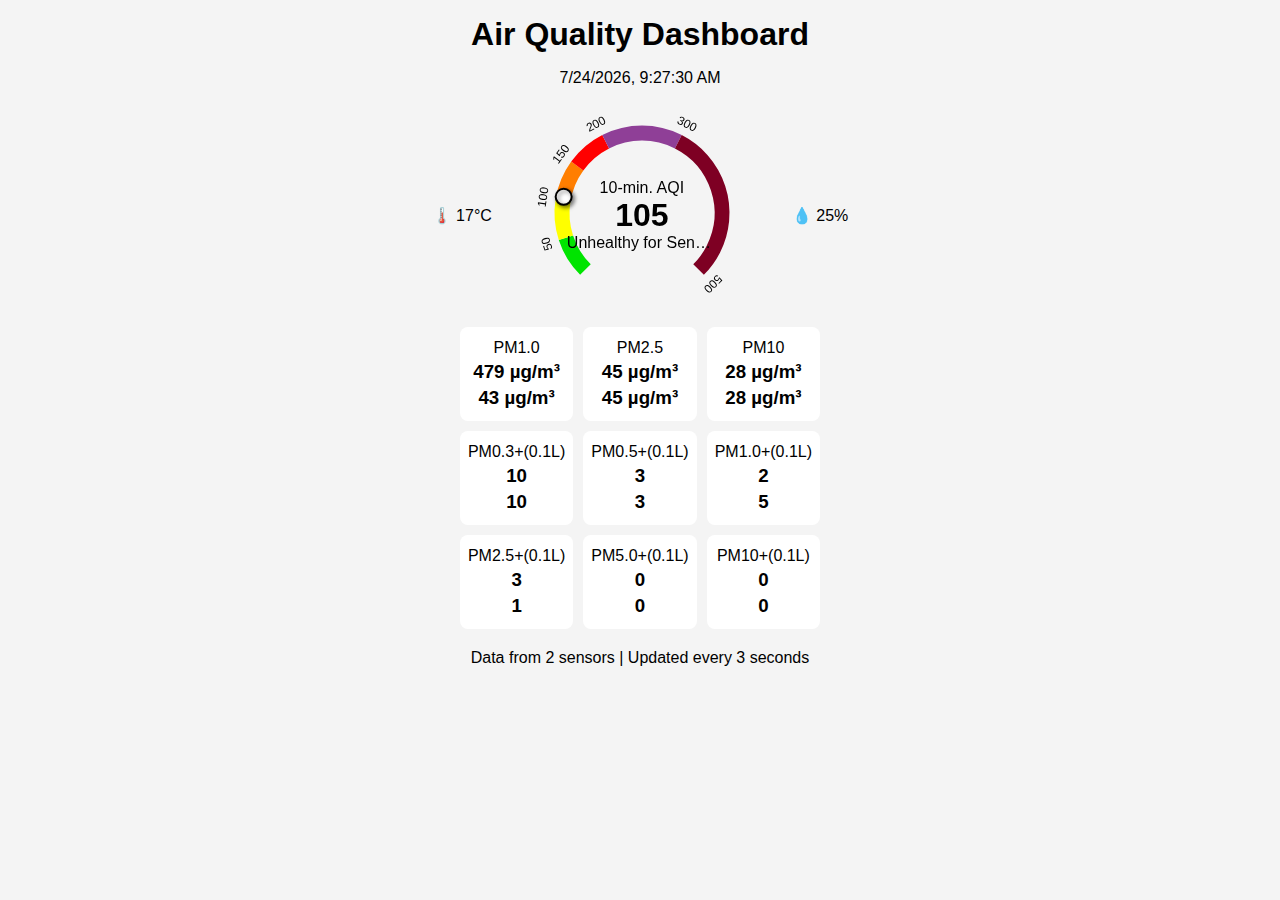
<file: index.html>
<!DOCTYPE html>
<html lang="en">
    <head>
        <meta charset="UTF-8">
        <meta name="viewport" content="width=device-width, initial-scale=1.0">
        <title>Air Quality Dashboard</title>
        <link rel="stylesheet" href="styles.css">
    </head>
    <body>
        <div class="dashboard">
            <div class="header">
                <h1>Air Quality Dashboard</h1>
                <p id="date-time">2025-02-23 18:48</p>
            </div>
            <div class="main-display">
                <!-- Temperature -->
                <div class="temp-humidity">
                    <span>🌡️</span>
                    <span id="temp-value">17°C</span>
                </div>
                <!-- AQI Display -->
                <div class="aqi-display">
                    <canvas id="aqi-arc" width="300" height="300"></canvas>
                    <div class="aqi-value">
                        <p>10-min. AQI</p>
                        <h1 id="aqi-value">75</h1>
                        <p id="aqi-label"></p>
                    </div>
                </div>
                <!-- Humidity -->
                <div class="temp-humidity">
                    <span>💧</span>
                    <span id="humidity-value">25%</span>
                </div>
            </div>
            <div class="sensor-data">
                <div class="sensor-row">
                    <div class="sensor-item">
                        <p>PM1.0</p>
                        <h3 id="pm1.0">43 µg/m³</h3>
                        <h3 id="pm1.0">43 µg/m³</h3>
                    </div>
                    <div class="sensor-item">
                        <p>PM2.5</p>
                        <h3 id="pm2.5">45 µg/m³</h3>
                        <h3 id="pm2.5">45 µg/m³</h3>
                    </div>
                    <div class="sensor-item">
                        <p>PM10</p>
                        <h3 id="pm10">28 µg/m³</h3>
                        <h3 id="pm10">28 µg/m³</h3>
                    </div>
                </div>
                <div class="sensor-row">
                    <div class="sensor-item">
                        <p>PM0.3+(0.1L)</p>
                        <h3 id="pm0.3plus">10</h3>
                        <h3 id="pm0.3plus">10</h3>
                    </div>
                    <div class="sensor-item">
                        <p>PM0.5+(0.1L)</p>
                        <h3 id="pm0.5plus">3</h3>
                        <h3 id="pm0.5plus">3</h3>
                    </div>
                    <div class="sensor-item">
                        <p>PM1.0+(0.1L)</p>
                        <h3 id="pm1.0plus">5</h3>
                        <h3 id="pm1.0plus">5</h3>
                    </div>
                </div>
                <div class="sensor-row">
                    <div class="sensor-item">
                        <p>PM2.5+(0.1L)</p>
                        <h3 id="pm2.5plus">1</h3>
                        <h3 id="pm2.5plus">1</h3>
                    </div>
                    <div class="sensor-item">
                        <p>PM5.0+(0.1L)</p>
                        <h3 id="pm5.0plus">0</h3>
                        <h3 id="pm5.0plus">0</h3>
                    </div>
                    <div class="sensor-item">
                        <p>PM10+(0.1L)</p>
                        <h3 id="pm10plus">0</h3>
                        <h3 id="pm10plus">0</h3>
                    </div>
                </div>
            </div>
            <!-- Footer -->
            <footer class="footer">
                Data from 2 sensors | Updated every 3 seconds
            </footer>
        </div>
        <!-- JavaScript -->
        <script src="script.js"></script>
    </body>
</html>
</file>
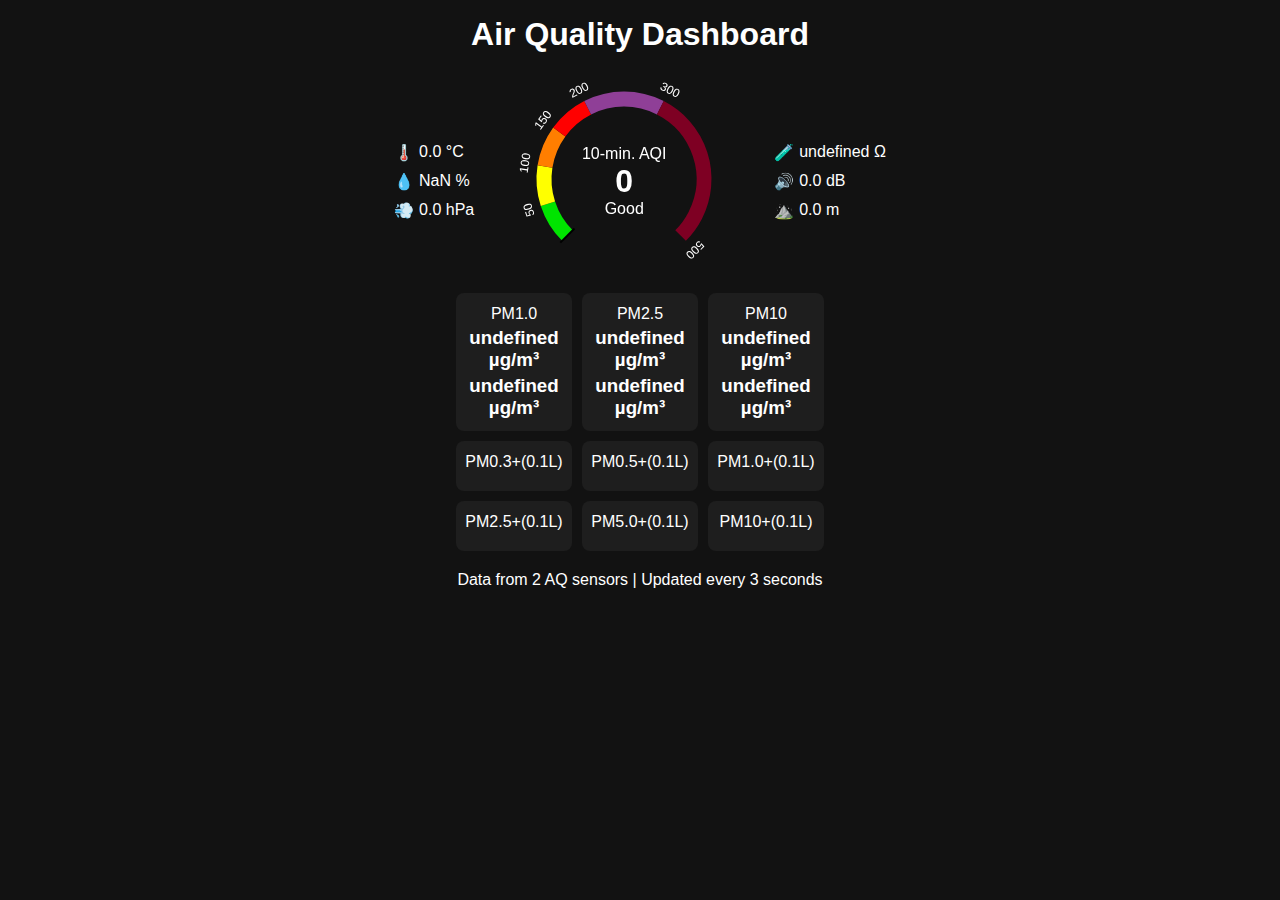
<file: static/index.html>
<!DOCTYPE html>
<html lang="en">
    <head>
        <meta charset="UTF-8">
        <meta name="viewport" content="width=device-width, initial-scale=1.0">
        <title>Air Quality Dashboard</title>
        <link rel="stylesheet" href="/static/styles.css">
    </head>
    <body>
        <div class="dashboard">
            <div class="header">
                <h1>Air Quality Dashboard</h1>
                <p id="date-time">2025-02-23 18:48</p>
            </div>
            <div class="main-display">
                <div class="sensor-left">
                    <!-- Temperature -->
                    <div class="temp-humidity">
                        <span>🌡️</span>
                        <span id="temp-value"></span>
                    </div>
                    <!-- Humidity -->
                    <div class="temp-humidity">
                        <span>💧</span>
                        <span id="humidity-value"></span>
                    </div>
                    <!-- Air Pressure -->
                    <div class="temp-humidity">
                        <span>💨</span>
                        <span id="pressure-value"></span>
                    </div>
                </div>
                <!-- AQI Display -->
                <div class="aqi-display">
                    <canvas id="aqi-arc" width="300" height="300"></canvas>
                    <div class="aqi-value">
                        <p>10-min. AQI</p>
                        <h1 id="aqi-value"></h1>
                        <p id="aqi-label"></p>
                    </div>
                </div>
                <div class="sensor-right">
                    <!-- TVOC -->
                    <div class="temp-humidity">
                        <span>🧪</span>
                        <span id="tvoc-value"></span>
                    </div>
                    <!-- Noise Level -->
                    <div class="temp-humidity">
                        <span>🔊</span>
                        <span id="noise-value"></span>
                    </div>
                    <!-- Altitude -->
                    <div class="temp-humidity">
                        <span>⛰️</span>
                        <span id="altitude-value"></span>
                    </div>
                </div>
            </div>
            <div class="sensor-data">
                <div class="sensor-row">
                    <div class="sensor-item">
                        <p>PM1.0</p>
                        <h3 id="pm1.0_0"></h3>
                        <h3 id="pm1.0_1"></h3>
                    </div>
                    <div class="sensor-item">
                        <p>PM2.5</p>
                        <h3 id="pm2.5_0"></h3>
                        <h3 id="pm2.5_1"></h3>
                    </div>
                    <div class="sensor-item">
                        <p>PM10</p>
                        <h3 id="pm10_0"></h3>
                        <h3 id="pm10_1"></h3>
                    </div>
                </div>
                <div class="sensor-row">
                    <div class="sensor-item">
                        <p>PM0.3+(0.1L)</p>
                        <h3 id="pm0.3plus_0"></h3>
                        <h3 id="pm0.3plus_1"></h3>
                    </div>
                    <div class="sensor-item">
                        <p>PM0.5+(0.1L)</p>
                        <h3 id="pm0.5plus_0"></h3>
                        <h3 id="pm0.5plus_1"></h3>
                    </div>
                    <div class="sensor-item">
                        <p>PM1.0+(0.1L)</p>
                        <h3 id="pm1.0plus_0"></h3>
                        <h3 id="pm1.0plus_1"></h3>
                    </div>
                </div>
                <div class="sensor-row">
                    <div class="sensor-item">
                        <p>PM2.5+(0.1L)</p>
                        <h3 id="pm2.5plus_0"></h3>
                        <h3 id="pm2.5plus_1"></h3>
                    </div>
                    <div class="sensor-item">
                        <p>PM5.0+(0.1L)</p>
                        <h3 id="pm5.0plus_0"></h3>
                        <h3 id="pm5.0plus_1"></h3>
                    </div>
                    <div class="sensor-item">
                        <p>PM10+(0.1L)</p>
                        <h3 id="pm10plus_0"></h3>
                        <h3 id="pm10plus_1"></h3>
                    </div>
                </div>
            </div>
            <!-- Footer -->
            <footer class="footer">
                Data from 2 AQ sensors | Updated every 3 seconds
            </footer>
        </div>
        <!-- JavaScript -->
        <script src="/static/script.js"></script>
    </body>
</html>
</file>
<file: styles.css>
/* styles.css */
body {
    margin: 0;
    font-family: Arial, sans-serif;
    background-color: #f4f4f4;
  }
  
  .dashboard {
    display: flex;
    flex-direction: column;
    align-items: center;
    padding: 16px;
  }
  
  .header {
    text-align: center;
    margin-bottom: 0;
  }
  
  .header h1 {
    margin: 0;
  }
  
  .main-display {
    display: flex;
    justify-content: space-between;
    align-items: center;
    padding: 0;
    margin: -40px 0;
  }
  
  .aqi-display {
    position: relative;
  }
  
  .aqi-value {
    position: absolute;
    top: 50%;
    left: 50%;
    transform: translate(-50%, -50%);
    text-align: center;
    width: 80%; /* Adjust this value as needed */
    max-width: 150px; /* Adjust based on your arc size */
  }
  
  .aqi-value p {
    margin: 0;
    white-space: nowrap;
    overflow: hidden;
    text-overflow: ellipsis;
  }
  
  .aqi-value h1 {
    margin: 0;
  }
  
  .temp-humidity {
    text-align: center;
  }
  
  .aqi-labels {
    position: absolute;
    top: 0;
    left: 0;
    width: 100%;
    height: 100%;
    pointer-events: none;
  }
  
  .aqi-label {
    position: absolute;
    font-size: 12px;
    transform-origin: center;
  }

  .sensor-data {
    display: flex;
    flex-direction: column;
    gap: 10px; /* Add gap between rows */
  }
  
  .sensor-row {
    display: flex;
    justify-content: space-between;
    gap: 10px; /* Add gap between items */
  }

  .sensor-item {
    flex: 1;
    background-color: #fff;
    padding: 8px;
    border-radius: 8px;
    text-align: center;
    max-width: 100px;
    display: flex;
    flex-direction: column;
    justify-content: center;
  }
  
  .sensor-item p {
    margin: 4px 0; /* Reduce margin to decrease space above and below text */
  }

  .sensor-item h3 {
    margin: 0;
    margin-bottom: 4px; /* Reduce margin between lines */
  }
  
  .footer {
    margin-top: 20px;
  }
</file>
<file: static/styles.css>
/* Define CSS variables for theme colors */
:root {
  --background-color: #f4f4f4;
  --text-color: #000;
  --card-background-color: #fff;
  --border-color: #ccc;
  --tick-mark-color: #000; /* Default tick mark color */
}

body {
    margin: 0;
    font-family: Arial, sans-serif;
    background-color: var(--background-color);
    color: var(--text-color);
  }
  
  .dashboard {
    display: flex;
    flex-direction: column;
    align-items: center;
    padding: 16px;
  }
  
  .header {
    text-align: center;
    margin-bottom: 0;
  }
  
  .header h1 {
    margin: 0;
  }
  
  .main-display {
    border: none;
    outline: none;
    display: flex;
    justify-content: space-between;
    align-items: center;
    padding: 0;
    margin: -40px 0;
  }
  
  /* Ensure child elements do not have unintended borders or margins */
  .main-display > * {
    border: none;
    outline: none;
    margin: 0;
    padding: 0;
  }

  .aqi-display {
    position: relative;
  }
  
  .aqi-value {
    position: absolute;
    top: 50%;
    left: 50%;
    transform: translate(-50%, -50%);
    text-align: center;
    width: 80%; /* Adjust this value as needed */
    max-width: 150px; /* Adjust based on your arc size */
  }
  
  .aqi-value p {
    margin: 0;
    white-space: nowrap;
    overflow: hidden;
    text-overflow: ellipsis;
  }
  
  .aqi-value h1 {
    margin: 0;
  }
  
  .sensor-left, .sensor-right {
    display: flex;
    flex-direction: column;
    gap: 10px;
}

  .temp-humidity {
    display: flex;
    align-items: center;
    gap: 5px;
  }
  
  .aqi-labels {
    position: absolute;
    top: 0;
    left: 0;
    width: 100%;
    height: 100%;
    pointer-events: none;
  }
  
  .aqi-label {
    position: absolute;
    font-size: 12px;
    transform-origin: center;
  }

  .sensor-data {
    display: flex;
    flex-direction: column;
    gap: 10px; /* Add gap between rows */
  }
  
  .sensor-row {
    display: flex;
    justify-content: space-between;
    gap: 10px; /* Add gap between items */
  }

  .sensor-item {
    flex: 1;
    background-color: var(--card-background-color);
    padding: 8px;
    border-radius: 8px;
    text-align: center;
    max-width: 100px;
    display: flex;
    flex-direction: column;
    justify-content: center;
  }
  
  .sensor-item p {
    margin: 4px 0; /* Reduce margin to decrease space above and below text */
  }

  .sensor-item h3 {
    margin: 0;
    margin-bottom: 4px; /* Reduce margin between lines */
  }
  
  .footer {
    margin-top: 20px;
  }

  /* Dark theme */
  body.dark-theme {
    --background-color: #121212;
    --text-color: #ffffff;
    --card-background-color: #1e1e1e;
    --border-color: #444;
    --tick-mark-color: #ffffff; /* Tick mark color for dark theme */
  }
</file>
